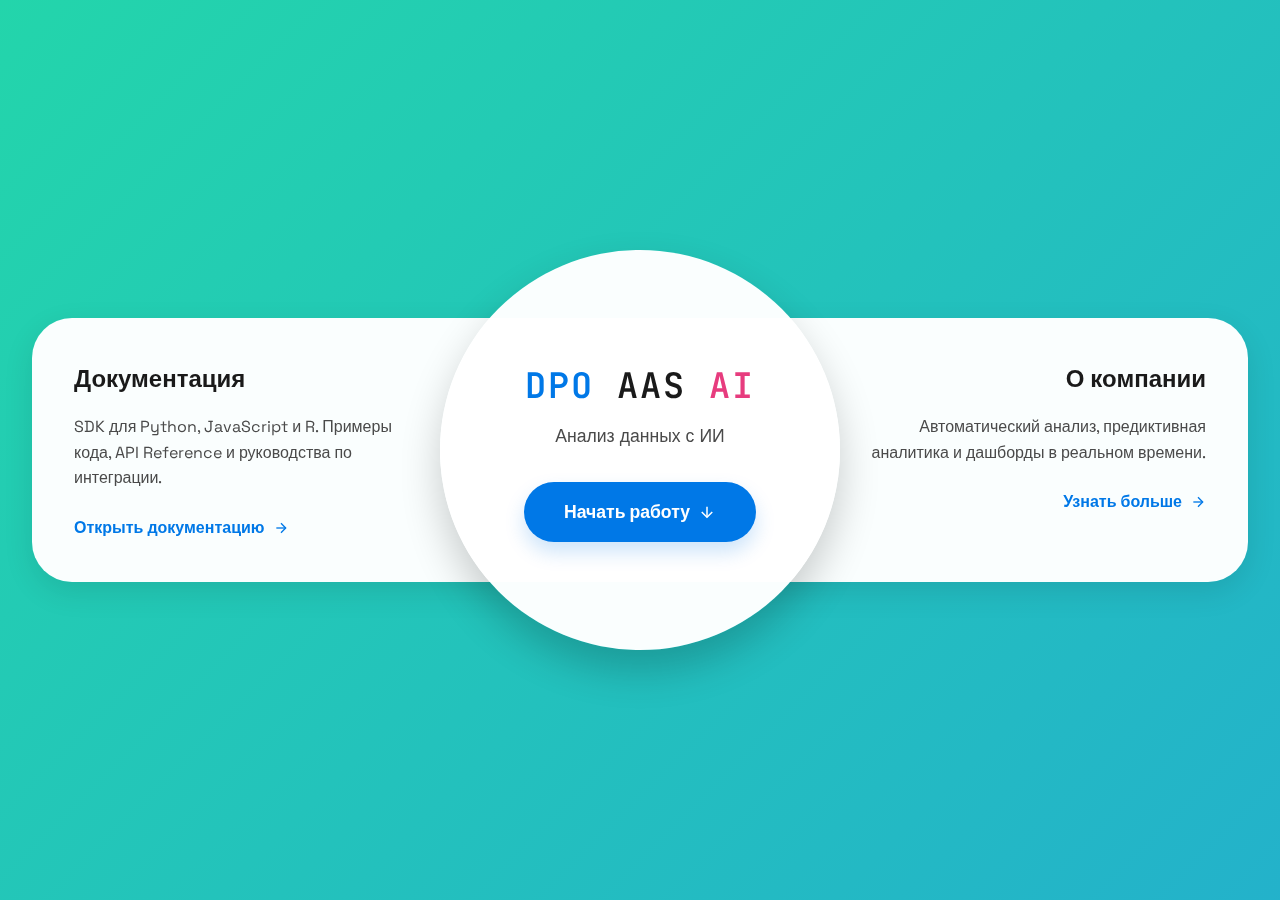
<file: index.html>
<!DOCTYPE html>
<html lang="ru">
<head>
    <meta charset="UTF-8">
    <meta name="viewport" content="width=device-width, initial-scale=1.0, viewport-fit=cover">
    <title>DPO-AAS-AI — Анализ данных с искусственным интеллектом</title>
    
    <link rel="preconnect" href="https://fonts.googleapis.com">
    <link rel="preconnect" href="https://fonts.gstatic.com" crossorigin>
    <link href="https://fonts.googleapis.com/css2?family=Space+Grotesk:wght@300;400;500;600;700&family=JetBrains+Mono:wght@400;500&display=swap" rel="stylesheet">
    
    <link rel="stylesheet" href="css/style.css">
</head>
<body>

    <div class="page-container">
        
        <!-- ГЕРОЙ СЕКЦИЯ -->
        <section class="hero-section">
            
            <!-- Основной монолит -->
            <div class="monolith">
                
                <!-- Плашки -->
                <div class="planks-container">
                    
                    <!-- Левая плашка -->
                    <div class="plank-left-wrapper">
                        <div class="plank plank-left">
                            <div class="plank-content">
                                <h3 class="plank-title">Документация</h3>
                                <p class="plank-text">SDK для Python, JavaScript и R. Примеры кода, API Reference и руководства по интеграции.</p>
                                <a href="#" class="plank-link">
                                    <span>Открыть документацию</span>
                                    <svg width="16" height="16" viewBox="0 0 24 24" fill="none" stroke="currentColor" stroke-width="2">
                                        <line x1="5" y1="12" x2="19" y2="12"></line>
                                        <polyline points="12 5 19 12 12 19"></polyline>
                                    </svg>
                                </a>
                            </div>
                        </div>
                    </div>
                    
                    <!-- Правая плашка -->
                    <div class="plank-right-wrapper">
                        <div class="plank plank-right">
                            <div class="plank-content">
                                <h3 class="plank-title">О компании</h3>
                                <p class="plank-text">Автоматический анализ, предиктивная аналитика и дашборды в реальном времени.</p>
                                <a href="faq.html" class="plank-link">
                                    <span>Узнать больше</span>
                                    <svg width="16" height="16" viewBox="0 0 24 24" fill="none" stroke="currentColor" stroke-width="2">
                                        <line x1="5" y1="12" x2="19" y2="12"></line>
                                        <polyline points="12 5 19 12 12 19"></polyline>
                                    </svg>
                                </a>
                            </div>
                        </div>
                    </div>
                    
                </div>
                
                <!-- Круг поверх плашек -->
                <div class="circle-overlay">
                    <a href="profile.html" class="hero-circle">
                        <div class="circle-content">
                            <div class="circle-logo">
                                <span class="logo-dpo">DPO</span>
                                <span class="logo-aas">AAS</span>
                                <span class="logo-ai">AI</span>
                            </div>
                            <p class="circle-tagline">Анализ данных с ИИ</p>
                            <div class="circle-cta">
                                <span>Начать работу</span>
                                <svg width="18" height="18" viewBox="0 0 24 24" fill="none" stroke="currentColor" stroke-width="2">
                                    <line x1="12" y1="5" x2="12" y2="19"></line>
                                    <polyline points="19 12 12 19 5 12"></polyline>
                                </svg>
                            </div>
                        </div>
                    </a>
                </div>
                
            </div>
            
        </section>
        
    </div>

    <script src="js/main.js"></script>
</body>
</html>
</file>
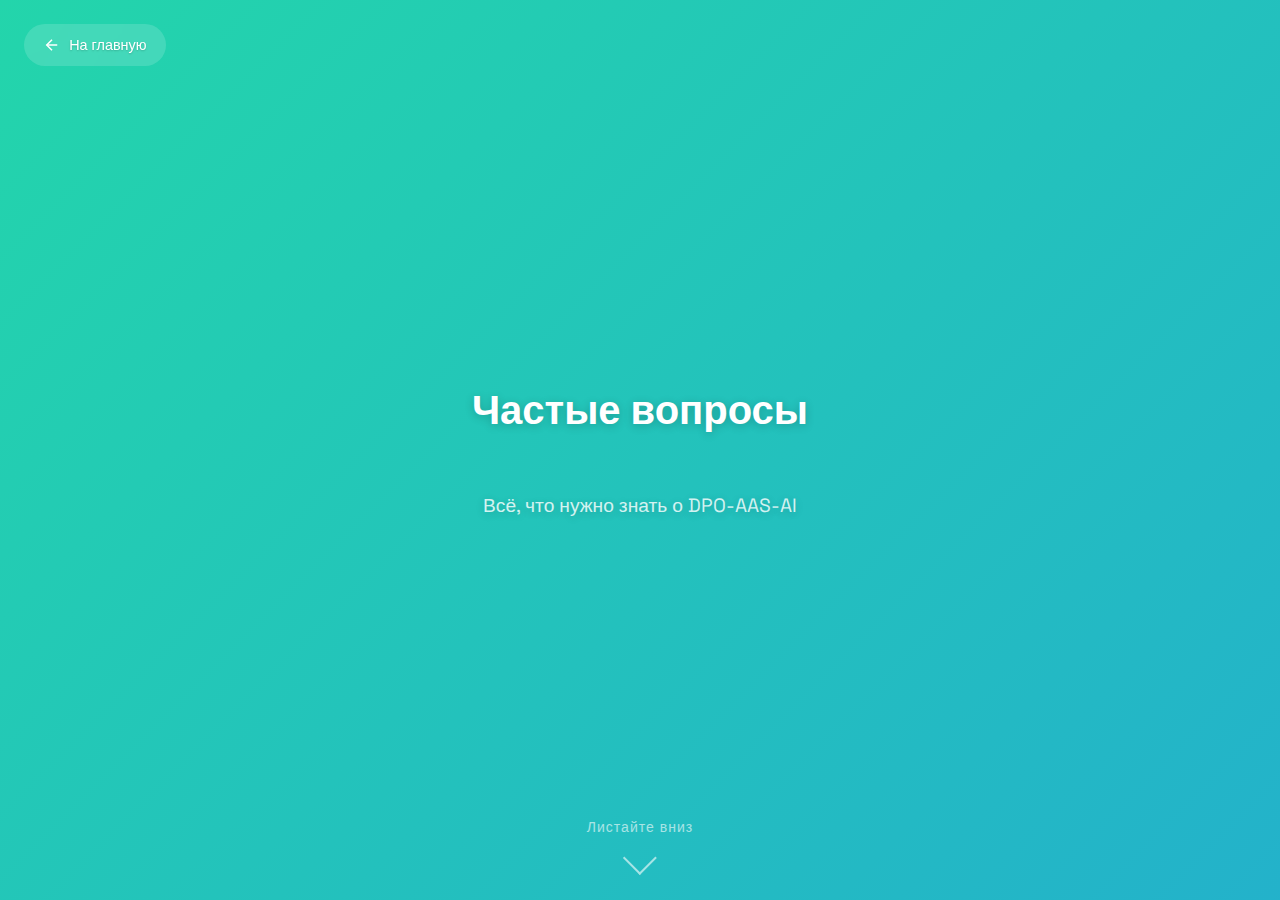
<file: faq.html>
<!DOCTYPE html>
<html lang="ru">
<head>
    <meta charset="UTF-8">
    <meta name="viewport" content="width=device-width, initial-scale=1.0, viewport-fit=cover">
    <title>DPO-AAS-AI — Частые вопросы</title>
    
    <link rel="preconnect" href="https://fonts.googleapis.com">
    <link rel="preconnect" href="https://fonts.gstatic.com" crossorigin>
    <link href="https://fonts.googleapis.com/css2?family=Space+Grotesk:wght@300;400;500;600;700&family=JetBrains+Mono:wght@400;500&display=swap" rel="stylesheet">
    
    <link rel="stylesheet" href="css/style.css">
</head>
<body>

    <div class="scroll-container">
        
        <!-- Кнопка назад -->
        <header class="faq-header">
            <a href="index.html" class="back-link">
                <svg width="18" height="18" viewBox="0 0 24 24" fill="none" stroke="currentColor" stroke-width="2">
                    <line x1="19" y1="12" x2="5" y2="12"></line>
                    <polyline points="12 19 5 12 12 5"></polyline>
                </svg>
                <span>На главную</span>
            </a>
        </header>
        
        <!-- ========== СЕКЦИЯ 1: ЗАГОЛОВОК ========== -->
        <section class="section faq-hero-section">
            <div class="section-content">
                <h1 class="page-title">Частые вопросы</h1>
                <p class="page-subtitle">Всё, что нужно знать о DPO-AAS-AI</p>
            </div>
            
            <div class="scroll-indicator">
                <span>Листайте вниз</span>
                <div class="arrow-down"></div>
            </div>
        </section>

        <!-- ========== СЕКЦИЯ 2: ВОПРОСЫ 1-3 ========== -->
        <section class="section faq-section">
            <div class="section-content">
                <h2 class="section-title">Начало работы</h2>
                <div class="faq-list">
                    <div class="faq-item">
                        <h3 class="faq-question">Какие форматы данных поддерживаются?</h3>
                        <p class="faq-answer">CSV, Excel, JSON, Parquet, а также прямые подключения к PostgreSQL, MySQL, ClickHouse, MongoDB и 50+ другим источникам данных.</p>
                    </div>
                    <div class="faq-item">
                        <h3 class="faq-question">Нужно ли обучать модель?</h3>
                        <p class="faq-answer">Нет, наш ИИ работает сразу "из коробки". Он автоматически адаптируется под структуру ваших данных и типы показателей.</p>
                    </div>
                    <div class="faq-item">
                        <h3 class="faq-question">Можно ли попробовать бесплатно?</h3>
                        <p class="faq-answer">Да, у нас есть бесплатный тариф на 100 000 строк в месяц без ограничения по времени использования. Также доступен пробный период 14 дней для платных тарифов.</p>
                    </div>
                </div>
            </div>
        </section>

        <!-- ========== СЕКЦИЯ 3: ВОПРОСЫ 4-6 ========== -->
        <section class="section faq-section">
            <div class="section-content">
                <h2 class="section-title">Безопасность и интеграции</h2>
                <div class="faq-list">
                    <div class="faq-item">
                        <h3 class="faq-question">Как обеспечивается безопасность данных?</h3>
                        <p class="faq-answer">Шифрование AES-256, SSL/TLS для передачи данных, двухфакторная аутентификация, ролевая модель доступа и полный аудит действий пользователей.</p>
                    </div>
                    <div class="faq-item">
                        <h3 class="faq-question">Можно ли развернуть на собственных серверах?</h3>
                        <p class="faq-answer">Да, для Enterprise-тарифа доступен On-premise вариант развертывания. Мы предоставляем Docker-образы и полную поддержку инсталляции.</p>
                    </div>
                    <div class="faq-item">
                        <h3 class="faq-question">Какие интеграции доступны?</h3>
                        <p class="faq-answer">Более 50 интеграций: PostgreSQL, MySQL, ClickHouse, MongoDB, BigQuery, Snowflake, Google Analytics, Яндекс.Метрика, Amplitude, Mixpanel и многие другие.</p>
                    </div>
                </div>
            </div>
        </section>

        <!-- ========== СЕКЦИЯ 4: ТАРИФЫ ========== -->
        <section class="section faq-section">
            <div class="section-content">
                <h2 class="section-title">Тарифы и оплата</h2>
                <div class="faq-list">
                    <div class="faq-item">
                        <h3 class="faq-question">Какие тарифы доступны?</h3>
                        <p class="faq-answer">Стартовый (бесплатный), Бизнес (1 999 ₽/мес) и Enterprise (индивидуально). Каждый тариф включает разные объёмы данных и функционал.</p>
                    </div>
                    <div class="faq-item">
                        <h3 class="faq-question">Можно ли сменить тариф?</h3>
                        <p class="faq-answer">Да, вы можете перейти на более высокий тариф в любой момент. При понижении тарифа изменения вступят в силу в следующем расчётном периоде.</p>
                    </div>
                    <div class="faq-item">
                        <h3 class="faq-question">Какие способы оплаты доступны?</h3>
                        <p class="faq-answer">Банковские карты, расчётный счёт для юрлиц, СБП. Для Enterprise-клиентов возможна безналичная оплата по договору.</p>
                    </div>
                </div>
            </div>
        </section>

        <!-- ========== СЕКЦИЯ 5: КОНТАКТЫ ========== -->
        <section class="section contacts-section">
            <div class="section-content">
                <h2 class="section-title">Контакты</h2>
                
                <div class="contacts-grid">
                    <div class="contact-card">
                        <div class="contact-icon">
                            <svg width="24" height="24" viewBox="0 0 24 24" fill="none" stroke="currentColor" stroke-width="2">
                                <path d="M4 4h16c1.1 0 2 .9 2 2v12c0 1.1-.9 2-2 2H4c-1.1 0-2-.9-2-2V6c0-1.1.9-2 2-2z"></path>
                                <polyline points="22,6 12,13 2,6"></polyline>
                            </svg>
                        </div>
                        <h3 class="contact-title">Email</h3>
                        <a href="mailto:hello@dpoaas.ai" class="contact-link">hello@dpoaas.ai</a>
                        <p class="contact-text">Ответим в течение 24 часов</p>
                    </div>
                    
                    <div class="contact-card">
                        <div class="contact-icon">
                            <svg width="24" height="24" viewBox="0 0 24 24" fill="none" stroke="currentColor" stroke-width="2">
                                <path d="M22 16.92v3a2 2 0 0 1-2.18 2 19.79 19.79 0 0 1-8.63-3.07 19.5 19.5 0 0 1-6-6 19.79 19.79 0 0 1-3.07-8.67A2 2 0 0 1 4.11 2h3a2 2 0 0 1 2 1.72 12.84 12.84 0 0 0 .7 2.81 2 2 0 0 1-.45 2.11L8.09 9.91a16 16 0 0 0 6 6l1.27-1.27a2 2 0 0 1 2.11-.45 12.84 12.84 0 0 0 2.81.7A2 2 0 0 1 22 16.92z"></path>
                            </svg>
                        </div>
                        <h3 class="contact-title">Телефон</h3>
                        <a href="tel:+79991234567" class="contact-link">+7 (999) 123-45-67</a>
                        <p class="contact-text">Пн-Пт с 10:00 до 19:00 МСК</p>
                    </div>
                    
                    <div class="contact-card">
                        <div class="contact-icon">
                            <svg width="24" height="24" viewBox="0 0 24 24" fill="none" stroke="currentColor" stroke-width="2">
                                <circle cx="12" cy="12" r="10"></circle>
                                <polyline points="12 6 12 12 16 14"></polyline>
                            </svg>
                        </div>
                        <h3 class="contact-title">Поддержка</h3>
                        <a href="mailto:support@dpoaas.ai" class="contact-link">support@dpoaas.ai</a>
                        <p class="contact-text">Технические вопросы</p>
                    </div>
                </div>
                
                <div class="social-links">
                    <a href="#" class="social-link">Telegram</a>
                    <a href="https://github.com/Koz0chka/DPO-AAS-Front" target="_blank" class="social-link">GitHub</a>
                    <a href="#" class="social-link">VK</a>
                </div>
                
            </div>
        </section>

        <!-- ========== СЕКЦИЯ 6: ФУТЕР ========== -->
        <section class="section footer-section">
            <div class="section-content">
                <footer class="footer-card">
                    <div class="footer-content">
                        <div class="footer-logo">
                            <span class="logo-dpo">DPO</span>
                            <span class="logo-aas">AAS</span>
                            <span class="logo-ai">AI</span>
                        </div>
                        <p class="footer-copyright">
                            © 2026 DPO-AAS-AI. Все права защищены.
                        </p>
                        <div class="footer-links">
                            <a href="index.html" class="footer-link">Главная</a>
                            <a href="profile.html" class="footer-link">Проекты</a>
                            <a href="faq.html" class="footer-link">FAQ</a>
                        </div>
                    </div>
                </footer>
            </div>
        </section>

    </div>

    <script src="js/main.js"></script>
</body>
</html>
</file>
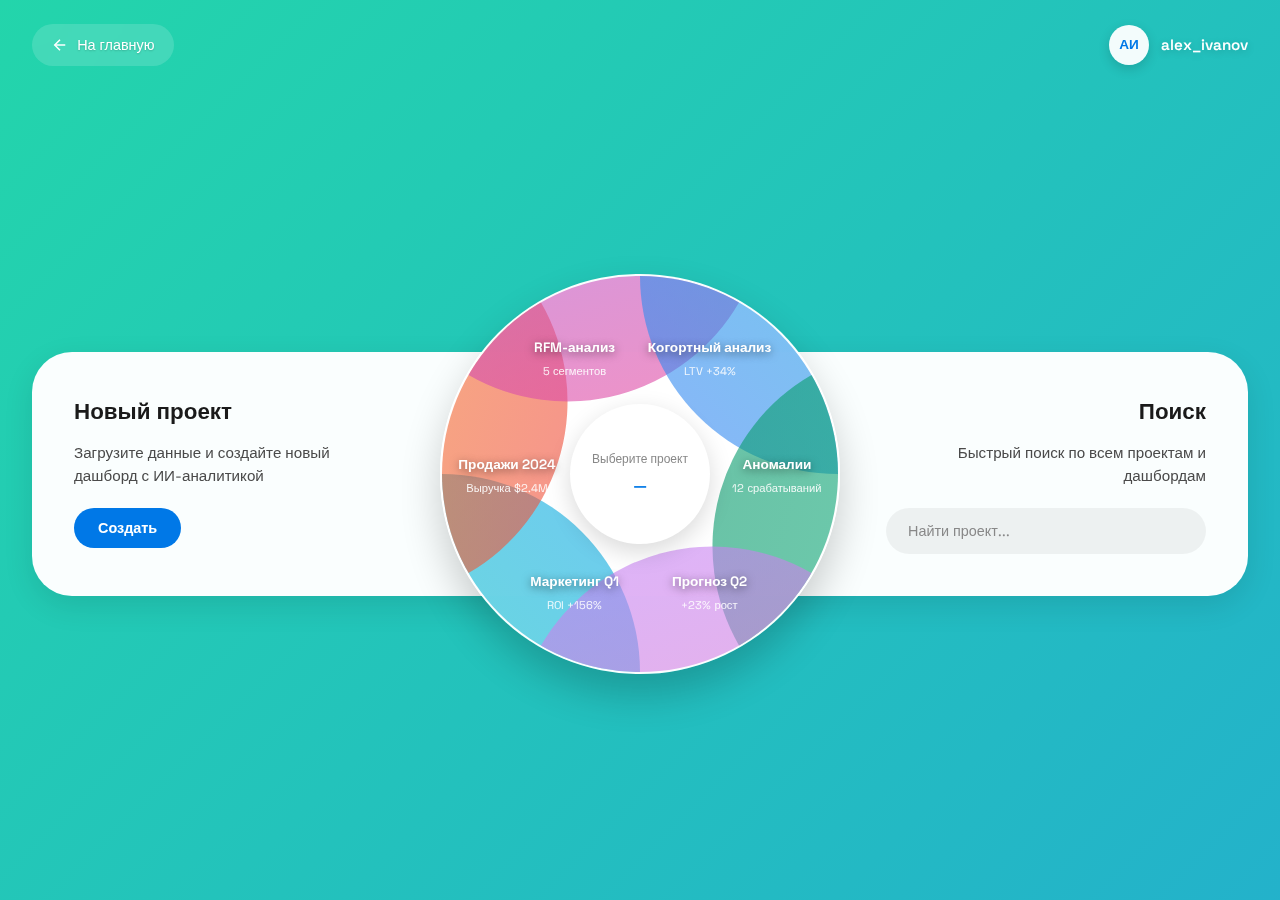
<file: profile.html>
<!DOCTYPE html>
<html lang="ru">
<head>
    <meta charset="UTF-8">
    <meta name="viewport" content="width=device-width, initial-scale=1.0, viewport-fit=cover">
    <title>DPO-AAS-AI — Выбор проекта</title>
    
    <link rel="preconnect" href="https://fonts.googleapis.com">
    <link rel="preconnect" href="https://fonts.gstatic.com" crossorigin>
    <link href="https://fonts.googleapis.com/css2?family=Space+Grotesk:wght@300;400;500;600;700&family=JetBrains+Mono:wght@400;500&display=swap" rel="stylesheet">
    
    <link rel="stylesheet" href="css/style.css">
    <link rel="stylesheet" href="css/profile.css">
</head>
<body>

    <div class="page-container profile-page">
        
        <!-- Шапка профиля -->
        <header class="profile-header">
            <a href="index.html" class="back-link">
                <svg width="18" height="18" viewBox="0 0 24 24" fill="none" stroke="currentColor" stroke-width="2">
                    <line x1="19" y1="12" x2="5" y2="12"></line>
                    <polyline points="12 19 5 12 12 5"></polyline>
                </svg>
                <span>На главную</span>
            </a>
            <div class="user-info">
                <div class="user-avatar">АИ</div>
                <span class="user-name">alex_ivanov</span>
            </div>
        </header>
        
        <!-- Основной контент -->
        <main class="profile-content">
            
            <div class="profile-monolith">
                
                <!-- Плашки -->
                <div class="profile-planks">
                    
                    <!-- Левая плашка -->
                    <div class="profile-plank profile-plank-left">
                        <div class="profile-plank-content">
                            <h3 class="profile-plank-title">Новый проект</h3>
                            <p class="profile-plank-text">Загрузите данные и создайте новый дашборд с ИИ-аналитикой</p>
                            <button class="profile-plank-btn" id="newProjectBtn">Создать</button>
                        </div>
                    </div>
                    
                    <!-- Правая плашка -->
                    <div class="profile-plank profile-plank-right">
                        <div class="profile-plank-content">
                            <h3 class="profile-plank-title">Поиск</h3>
                            <p class="profile-plank-text">Быстрый поиск по всем проектам и дашбордам</p>
                            <div class="search-box">
                                <input type="text" placeholder="Найти проект..." class="search-input" id="searchInput">
                            </div>
                        </div>
                    </div>
                    
                </div>
                
                <!-- Навигационный круг -->
                <div class="wheel-container">
                    <div class="wheel" id="projectWheel">
                        <!-- Сектора проектов -->
                        <div class="wheel-center">
                            <div class="wheel-center-inner">
                                <span class="wheel-label">Выберите проект</span>
                                <span class="wheel-selected" id="wheelSelected">—</span>
                            </div>
                        </div>
                    </div>
                </div>
                
            </div>
            
        </main>
        
    </div>

    <script src="js/main.js"></script>
    <script src="js/profile.js"></script>
</body>
</html>
</file>
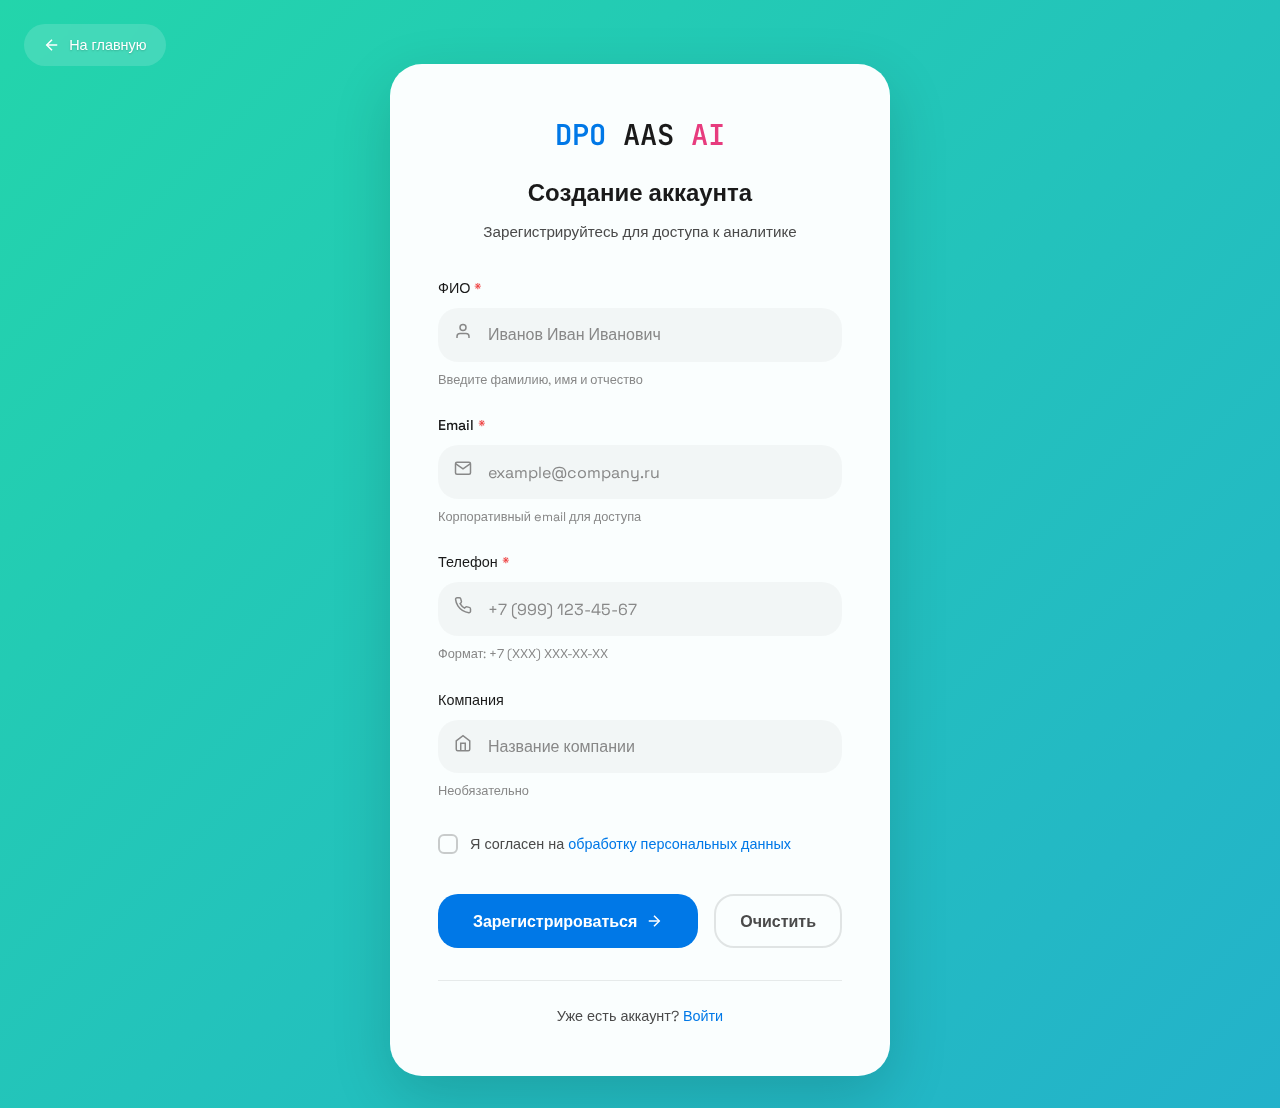
<file: register.html>
<!DOCTYPE html>
<html lang="ru">
<head>
    <meta charset="UTF-8">
    <meta name="viewport" content="width=device-width, initial-scale=1.0, viewport-fit=cover">
    <title>DPO-AAS-AI — Регистрация</title>
    
    <link rel="preconnect" href="https://fonts.googleapis.com">
    <link rel="preconnect" href="https://fonts.gstatic.com" crossorigin>
    <link href="https://fonts.googleapis.com/css2?family=Space+Grotesk:wght@300;400;500;600;700&family=JetBrains+Mono:wght@400;500&display=swap" rel="stylesheet">
    
    <link rel="stylesheet" href="css/style.css">
    <link rel="stylesheet" href="css/register.css">
</head>
<body>

    <div class="page-container register-page">
        
        <!-- Шапка -->
        <header class="register-header">
            <a href="index.html" class="back-link">
                <svg width="18" height="18" viewBox="0 0 24 24" fill="none" stroke="currentColor" stroke-width="2">
                    <line x1="19" y1="12" x2="5" y2="12"></line>
                    <polyline points="12 19 5 12 12 5"></polyline>
                </svg>
                <span>На главную</span>
            </a>
        </header>
        
        <!-- Основной контент -->
        <main class="register-content">
            
            <div class="register-card">
                <div class="register-header-inner">
                    <div class="register-logo">
                        <span class="logo-dpo">DPO</span>
                        <span class="logo-aas">AAS</span>
                        <span class="logo-ai">AI</span>
                    </div>
                    <h1 class="register-title">Создание аккаунта</h1>
                    <p class="register-subtitle">Зарегистрируйтесь для доступа к аналитике</p>
                </div>
                
                <form id="registerForm" class="register-form">
                    
                    <!-- ФИО -->
                    <div class="form-field">
                        <label class="form-label" for="fullname">
                            ФИО <span class="required">*</span>
                        </label>
                        <div class="form-input-wrapper">
                            <input 
                                type="text" 
                                id="fullname" 
                                name="fullname" 
                                class="form-input" 
                                placeholder="Иванов Иван Иванович"
                                autocomplete="name"
                            >
                            <span class="form-icon">
                                <svg width="18" height="18" viewBox="0 0 24 24" fill="none" stroke="currentColor" stroke-width="2">
                                    <path d="M20 21v-2a4 4 0 0 0-4-4H8a4 4 0 0 0-4 4v2"></path>
                                    <circle cx="12" cy="7" r="4"></circle>
                                </svg>
                            </span>
                        </div>
                        <p class="form-help" id="fullnameHelp">Введите фамилию, имя и отчество</p>
                    </div>
                    
                    <!-- Email -->
                    <div class="form-field">
                        <label class="form-label" for="email">
                            Email <span class="required">*</span>
                        </label>
                        <div class="form-input-wrapper">
                            <input 
                                type="email" 
                                id="email" 
                                name="email" 
                                class="form-input" 
                                placeholder="example@company.ru"
                                autocomplete="email"
                            >
                            <span class="form-icon">
                                <svg width="18" height="18" viewBox="0 0 24 24" fill="none" stroke="currentColor" stroke-width="2">
                                    <path d="M4 4h16c1.1 0 2 .9 2 2v12c0 1.1-.9 2-2 2H4c-1.1 0-2-.9-2-2V6c0-1.1.9-2 2-2z"></path>
                                    <polyline points="22,6 12,13 2,6"></polyline>
                                </svg>
                            </span>
                        </div>
                        <p class="form-help" id="emailHelp">Корпоративный email для доступа</p>
                    </div>
                    
                    <!-- Телефон -->
                    <div class="form-field">
                        <label class="form-label" for="phone">
                            Телефон <span class="required">*</span>
                        </label>
                        <div class="form-input-wrapper">
                            <input 
                                type="tel" 
                                id="phone" 
                                name="phone" 
                                class="form-input" 
                                placeholder="+7 (999) 123-45-67"
                                autocomplete="tel"
                            >
                            <span class="form-icon">
                                <svg width="18" height="18" viewBox="0 0 24 24" fill="none" stroke="currentColor" stroke-width="2">
                                    <path d="M22 16.92v3a2 2 0 0 1-2.18 2 19.79 19.79 0 0 1-8.63-3.07 19.5 19.5 0 0 1-6-6 19.79 19.79 0 0 1-3.07-8.67A2 2 0 0 1 4.11 2h3a2 2 0 0 1 2 1.72 12.84 12.84 0 0 0 .7 2.81 2 2 0 0 1-.45 2.11L8.09 9.91a16 16 0 0 0 6 6l1.27-1.27a2 2 0 0 1 2.11-.45 12.84 12.84 0 0 0 2.81.7A2 2 0 0 1 22 16.92z"></path>
                                </svg>
                            </span>
                        </div>
                        <p class="form-help" id="phoneHelp">Формат: +7 (XXX) XXX-XX-XX</p>
                    </div>
                    
                    <!-- Компания -->
                    <div class="form-field">
                        <label class="form-label" for="company">
                            Компания
                        </label>
                        <div class="form-input-wrapper">
                            <input 
                                type="text" 
                                id="company" 
                                name="company" 
                                class="form-input" 
                                placeholder="Название компании"
                                autocomplete="organization"
                            >
                            <span class="form-icon">
                                <svg width="18" height="18" viewBox="0 0 24 24" fill="none" stroke="currentColor" stroke-width="2">
                                    <path d="M3 9l9-7 9 7v11a2 2 0 0 1-2 2H5a2 2 0 0 1-2-2z"></path>
                                    <polyline points="9 22 9 12 15 12 15 22"></polyline>
                                </svg>
                            </span>
                        </div>
                        <p class="form-help" id="companyHelp">Необязательно</p>
                    </div>
                    
                    <!-- Согласие на обработку данных -->
                    <div class="form-field form-checkbox-field">
                        <label class="form-checkbox">
                            <input type="checkbox" id="agreement" name="agreement">
                            <span class="checkbox-mark"></span>
                            <span class="checkbox-label">
                                Я согласен на <a href="#" class="form-link">обработку персональных данных</a>
                            </span>
                        </label>
                    </div>
                    
                    <!-- Кнопки -->
                    <div class="form-actions">
                        <button type="submit" class="form-btn form-btn-primary">
                            <span>Зарегистрироваться</span>
                            <svg width="18" height="18" viewBox="0 0 24 24" fill="none" stroke="currentColor" stroke-width="2">
                                <line x1="5" y1="12" x2="19" y2="12"></line>
                                <polyline points="12 5 19 12 12 19"></polyline>
                            </svg>
                        </button>
                        <button type="reset" class="form-btn form-btn-secondary">
                            Очистить
                        </button>
                    </div>
                    
                </form>
                
                <div class="register-footer">
                    <p>Уже есть аккаунт? <a href="profile.html" class="form-link">Войти</a></p>
                </div>
                
            </div>
            
        </main>
        
    </div>

    <script src="js/main.js"></script>
    <script src="js/validation.js"></script>
    <script src="js/consoleLogger.js"></script>
</body>
</html>
</file>
<file: css/style.css>
/* ========== ОСНОВНЫЕ НАСТРОЙКИ ========== */
:root {
    --bg-primary: #ffffff;
    --bg-secondary: #f8fafc;
    --bg-card: rgba(255, 255, 255, 0.98);
    --bg-card-hover: rgba(255, 255, 255, 1);
    
    --text-primary: #1a1a1a;
    --text-secondary: #4a4a4a;
    --text-muted: #888888;
    
    --accent-primary: #0078e7;
    --accent-secondary: #4da6ff;
    --accent-success: #10b981;
    --accent-warning: #f59e0b;
    --accent-danger: #ef4444;
    
    --border-color: rgba(0, 0, 0, 0.08);
    --border-hover: #4da6ff;
    
    --shadow-sm: 0 4px 12px rgba(0, 0, 0, 0.08);
    --shadow-md: 0 10px 30px rgba(0, 0, 0, 0.1);
    --shadow-lg: 0 20px 40px rgba(0, 0, 0, 0.15);
    
    --radius-sm: 12px;
    --radius-md: 20px;
    --radius-lg: 32px;
    --radius-full: 9999px;
    
    --transition-fast: 0.15s ease;
    --transition-normal: 0.25s ease;
    --transition-slow: 0.4s ease;
}

* {
    margin: 0;
    padding: 0;
    box-sizing: border-box;
}

html {
    scroll-behavior: smooth;
}

body {
    font-family: 'Space Grotesk', -apple-system, BlinkMacSystemFont, sans-serif;
    line-height: 1.6;
    color: var(--text-primary);
    background: linear-gradient(-45deg, #ee7752, #e73c7e, #23a6d5, #23d5ab);
    background-size: 400% 400%;
    animation: gradientBG 15s ease infinite;
    min-height: 100vh;
    overflow-x: hidden;
}

@keyframes gradientBG {
    0% { background-position: 0% 50%; }
    50% { background-position: 100% 50%; }
    100% { background-position: 0% 50%; }
}

/* ========== КОНТЕЙНЕР СТРАНИЦЫ ========== */
.page-container {
    position: relative;
    min-height: 100vh;
    z-index: 1;
}

/* ========== ГЕРОЙ СЕКЦИЯ ========== */
.hero-section {
    min-height: 100vh;
    display: flex;
    flex-direction: column;
    align-items: center;
    justify-content: center;
    padding: 2rem;
    position: relative;
}

/* ========== МОНОЛИТ: КРУГ + ПЛАШКИ (из оригинала) ========== */
.monolith {
    position: relative;
    width: 100%;
    max-width: 1400px;
    margin: 0 auto;
    min-height: 500px;
    display: flex;
    justify-content: center;
    align-items: center;
}

/* Контейнер для плашек - соединены */
.planks-container {
    display: flex;
    width: 100%;
    gap: 0;
    background: transparent;
    position: relative;
}

/* Общие стили для плашек */
.plank {
    background: rgba(255, 255, 255, 0.98);
    backdrop-filter: blur(5px);
    -webkit-backdrop-filter: blur(5px);
    padding: 2.5rem 0;
    box-shadow: 0 10px 30px rgba(0, 0, 0, 0.1);
    border: 2px solid transparent;
    transition: border-color 0.2s ease, box-shadow 0.2s ease;
    height: 100%;
    display: flex;
}

/* ===== ЛЕВАЯ ПЛАШКА ===== */
.plank-left-wrapper {
    flex: 1;
    display: flex;
    justify-content: flex-start;
}

.plank-left {
    border-radius: 40px 0 0 40px;
    padding-left: 40px;
    padding-right: 60px;
    width: 100%;
    justify-content: flex-start;
}

.plank-left .plank-content {
    width: 100%;
    max-width: 350px;
    margin-left: 0;
    margin-right: 0;
    text-align: left;
}

/* ===== ПРАВАЯ ПЛАШКА ===== */
.plank-right-wrapper {
    flex: 1;
    display: flex;
    justify-content: flex-end;
}

.plank-right {
    border-radius: 0 40px 40px 0;
    padding-right: 40px;
    padding-left: 60px;
    width: 100%;
    justify-content: flex-end;
}

.plank-right .plank-content {
    width: 100%;
    max-width: 350px;
    margin-right: 0;
    margin-left: 0;
    text-align: right;
}

/* Текстовые элементы плашек */
.plank-title {
    font-size: 1.5rem;
    margin-bottom: 1rem;
    color: var(--text-primary);
    font-weight: 600;
}

.plank-text {
    color: var(--text-secondary);
    margin-bottom: 1.5rem;
    font-size: 1rem;
    line-height: 1.6;
}

.plank-link {
    color: var(--accent-primary);
    text-decoration: none;
    font-weight: 600;
    transition: color 0.2s;
    display: inline-flex;
    align-items: center;
    gap: 0.5rem;
}

.plank-link:hover {
    color: #005bb5;
    text-decoration: underline;
}

.plank-link svg {
    transition: transform 0.2s;
}

.plank-link:hover svg {
    transform: translateX(4px);
}

/* ========== КРУГ ПОВЕРХ ПЛАШЕК ========== */
.circle-overlay {
    position: absolute;
    top: 50%;
    left: 50%;
    transform: translate(-50%, -50%);
    z-index: 10;
    pointer-events: auto;
}

.hero-circle {
    width: 400px;
    height: 400px;
    background: rgba(255, 255, 255, 0.98);
    border-radius: 50%;
    display: flex;
    flex-direction: column;
    justify-content: center;
    align-items: center;
    text-align: center;
    box-shadow: 0 20px 40px rgba(0, 0, 0, 0.2);
    border: 2px solid transparent;
    transition: border-color 0.2s ease, box-shadow 0.2s ease;
    text-decoration: none;
    color: inherit;
}

.hero-circle:hover {
    border-color: var(--border-hover);
    box-shadow: 0 20px 40px rgba(77, 166, 255, 0.25);
}

.circle-content {
    padding: 2rem;
}

.circle-logo {
    font-family: 'JetBrains Mono', monospace;
    font-size: 2.2rem;
    font-weight: 600;
    letter-spacing: 2px;
    margin-bottom: 0.5rem;
}

.logo-dpo { color: var(--accent-primary); }
.logo-aas { color: var(--text-primary); }
.logo-ai { color: #e73c7e; }

.circle-tagline {
    font-size: 1.1rem;
    color: var(--text-secondary);
    margin-bottom: 2rem;
}

.circle-cta {
    display: inline-flex;
    align-items: center;
    gap: 0.5rem;
    background: var(--accent-primary);
    color: white;
    padding: 1rem 2.5rem;
    border-radius: var(--radius-full);
    font-weight: 600;
    font-size: 1.1rem;
    transition: all 0.2s ease;
    box-shadow: 0 10px 20px rgba(0, 120, 231, 0.2);
}

.hero-circle:hover .circle-cta {
    background: #005bb5;
    box-shadow: 0 10px 20px rgba(0, 120, 231, 0.3);
    transform: translateY(-2px);
}

/* ========== ПОДСКАЗКА ========== */
.hint {
    position: absolute;
    bottom: 3rem;
    left: 50%;
    transform: translateX(-50%);
    color: white;
    text-align: center;
    z-index: 10;
    opacity: 0.7;
    transition: opacity 0.2s;
}

.hint span {
    display: block;
    margin-bottom: 10px;
    font-size: 14px;
    letter-spacing: 1px;
    text-shadow: 0 2px 8px rgba(0, 0, 0, 0.3);
}

.hint-arrow {
    width: 24px;
    height: 24px;
    margin: 0 auto;
    border-left: 2px solid white;
    border-bottom: 2px solid white;
    transform: rotate(-45deg);
    animation: hint-bounce 2s infinite;
}

@keyframes hint-bounce {
    0%, 100% { transform: rotate(-45deg) translateY(0); }
    50% { transform: rotate(-45deg) translateY(8px); }
}

/* ========== ССЫЛКА НАЗАД ========== */
.back-link {
    display: inline-flex;
    align-items: center;
    gap: 0.5rem;
    color: white;
    text-decoration: none;
    font-size: 0.9rem;
    font-weight: 500;
    padding: 0.6rem 1.2rem;
    border-radius: var(--radius-full);
    background: rgba(255, 255, 255, 0.15);
    backdrop-filter: blur(10px);
    -webkit-backdrop-filter: blur(10px);
    transition: all 0.2s;
    text-shadow: 0 1px 2px rgba(0, 0, 0, 0.2);
}

.back-link:hover {
    background: rgba(255, 255, 255, 0.25);
}

/* ========== FAQ СТРАНИЦА ========== */
.faq-page {
    padding-top: 5rem;
}

.faq-content {
    max-width: 800px;
    margin: 0 auto;
    padding: 2rem;
}

.page-header {
    position: fixed;
    top: 1.5rem;
    left: 1.5rem;
    z-index: 100;
}

.page-title {
    font-size: 2.5rem;
    font-weight: 600;
    margin-bottom: 3rem;
    text-align: center;
    color: white;
    text-shadow: 0 2px 10px rgba(0, 0, 0, 0.2);
}

.faq-list {
    display: flex;
    flex-direction: column;
    gap: 1rem;
}

.faq-item {
    background: rgba(255, 255, 255, 0.98);
    backdrop-filter: blur(5px);
    -webkit-backdrop-filter: blur(5px);
    border-radius: var(--radius-md);
    overflow: hidden;
    box-shadow: 0 4px 12px rgba(0, 0, 0, 0.08);
    transition: all 0.2s;
}

.faq-item:hover {
    box-shadow: 0 8px 24px rgba(0, 0, 0, 0.12);
}

.faq-item[open] {
    box-shadow: 0 8px 24px rgba(77, 166, 255, 0.15);
}

.faq-question {
    display: flex;
    align-items: center;
    justify-content: space-between;
    padding: 1.25rem 1.5rem;
    cursor: pointer;
    list-style: none;
    font-weight: 600;
    color: var(--text-primary);
}

.faq-question::-webkit-details-marker {
    display: none;
}

.faq-question svg {
    transition: transform 0.2s;
    color: var(--text-muted);
}

.faq-item[open] .faq-question svg {
    transform: rotate(180deg);
    color: var(--accent-primary);
}

.faq-answer {
    padding: 0 1.5rem 1.5rem;
    color: var(--text-secondary);
    line-height: 1.7;
}

/* ========== 404 СТРАНИЦА ========== */
.error-page .error-content {
    min-height: 100vh;
    display: flex;
    flex-direction: column;
    align-items: center;
    justify-content: center;
    padding: 2rem;
}

.error-code {
    font-family: 'JetBrains Mono', monospace;
    font-size: 8rem;
    font-weight: 700;
    color: white;
    text-shadow: 0 4px 20px rgba(0, 0, 0, 0.2);
    margin-bottom: 2rem;
}

.error-monolith {
    display: flex;
    align-items: center;
    justify-content: center;
    position: relative;
}

.error-planks {
    display: flex;
}

.error-plank {
    background: rgba(255, 255, 255, 0.98);
    backdrop-filter: blur(5px);
    -webkit-backdrop-filter: blur(5px);
    padding: 1.5rem 2rem;
    box-shadow: 0 10px 30px rgba(0, 0, 0, 0.1);
}

.error-plank-left {
    border-radius: 30px 0 0 30px;
    padding-right: 10rem;
}

.error-plank-right {
    border-radius: 0 30px 30px 0;
    padding-left: 10rem;
}

.error-circle {
    width: 150px;
    height: 150px;
    border-radius: 50%;
    background: rgba(255, 255, 255, 0.98);
    box-shadow: 0 20px 40px rgba(0, 0, 0, 0.15);
    display: flex;
    align-items: center;
    justify-content: center;
    text-decoration: none;
    color: var(--text-primary);
    position: absolute;
    left: 50%;
    top: 50%;
    transform: translate(-50%, -50%);
    z-index: 10;
    transition: all 0.2s;
}

.error-circle:hover {
    border-color: var(--border-hover);
    box-shadow: 0 20px 40px rgba(77, 166, 255, 0.25);
}

.error-circle-content {
    text-align: center;
}

.error-circle svg {
    margin-bottom: 0.5rem;
}

.error-circle span {
    display: block;
    font-size: 0.85rem;
    font-weight: 600;
}

/* ========== СТРАНИЦА FAQ ========== */
.faq-page {
    padding-top: 0;
}

/* Контейнер с прилипанием */
.scroll-container {
    height: 100vh;
    overflow-y: scroll;
    scroll-snap-type: y mandatory;
    -webkit-overflow-scrolling: touch;
}

/* Секции */
.section {
    height: 100vh;
    width: 100%;
    scroll-snap-align: start;
    scroll-snap-stop: always;
    position: relative;
    display: flex;
    align-items: center;
    justify-content: center;
    overflow: hidden;
}

.section-content {
    width: 100%;
    max-width: 1000px;
    margin: 0 auto;
    padding: 2rem;
    position: relative;
    z-index: 2;
}

/* Заголовки секций */
.section-title {
    color: white;
    text-align: center;
    margin-bottom: 2.5rem;
    font-size: 2rem;
    font-weight: 600;
    text-shadow: 0 2px 10px rgba(0,0,0,0.3);
}

/* Герой-секция FAQ */
.faq-hero-section {
    display: flex;
    flex-direction: column;
    align-items: center;
    justify-content: center;
}

.page-subtitle {
    color: white;
    font-size: 1.2rem;
    opacity: 0.8;
    text-align: center;
    text-shadow: 0 2px 8px rgba(0,0,0,0.2);
}

/* Индикатор скролла */
.scroll-indicator {
    position: absolute;
    bottom: 30px;
    left: 50%;
    transform: translateX(-50%);
    color: white;
    text-align: center;
    z-index: 10;
    opacity: 0.6;
    transition: opacity 0.2s;
}

.scroll-indicator span {
    display: block;
    margin-bottom: 8px;
    font-size: 14px;
    letter-spacing: 1px;
}

.arrow-down {
    width: 24px;
    height: 24px;
    margin: 0 auto;
    border-left: 2px solid white;
    border-bottom: 2px solid white;
    transform: rotate(-45deg);
    animation: bounce 2s infinite;
}

@keyframes bounce {
    0%, 100% { transform: rotate(-45deg) translateY(0); }
    50% { transform: rotate(-45deg) translateY(8px); }
}

/* FAQ секция */
.faq-section .faq-list {
    display: flex;
    flex-direction: column;
    gap: 1rem;
}

.faq-section .faq-item {
    background: rgba(255, 255, 255, 0.98);
    backdrop-filter: blur(5px);
    -webkit-backdrop-filter: blur(5px);
    border-radius: 20px;
    padding: 1.5rem;
    box-shadow: 0 8px 24px rgba(0, 0, 0, 0.1);
    transition: all 0.2s;
}

.faq-section .faq-item:hover {
    box-shadow: 0 12px 32px rgba(77, 166, 255, 0.15);
    transform: translateY(-2px);
}

.faq-section .faq-question {
    font-size: 1.1rem;
    font-weight: 600;
    color: var(--text-primary);
    margin-bottom: 0.75rem;
}

.faq-section .faq-answer {
    color: var(--text-secondary);
    line-height: 1.6;
}

/* Контакты */
.contacts-section .contacts-grid {
    display: grid;
    grid-template-columns: repeat(3, 1fr);
    gap: 1.5rem;
    margin-bottom: 2rem;
}

.contact-card {
    background: rgba(255, 255, 255, 0.98);
    backdrop-filter: blur(5px);
    -webkit-backdrop-filter: blur(5px);
    border-radius: 20px;
    padding: 2rem;
    text-align: center;
    box-shadow: 0 8px 24px rgba(0, 0, 0, 0.1);
    transition: all 0.2s;
}

.contact-card:hover {
    box-shadow: 0 12px 32px rgba(77, 166, 255, 0.15);
    transform: translateY(-4px);
}

.contact-icon {
    width: 56px;
    height: 56px;
    background: linear-gradient(135deg, var(--accent-primary), var(--accent-secondary));
    border-radius: 50%;
    display: flex;
    align-items: center;
    justify-content: center;
    margin: 0 auto 1rem;
    color: white;
}

.contact-title {
    font-size: 1.1rem;
    font-weight: 600;
    color: var(--text-primary);
    margin-bottom: 0.5rem;
}

.contact-link {
    display: block;
    color: var(--accent-primary);
    text-decoration: none;
    font-size: 1rem;
    font-weight: 500;
    margin-bottom: 0.5rem;
    transition: color 0.2s;
}

.contact-link:hover {
    color: #005bb5;
}

.contact-text {
    font-size: 0.85rem;
    color: var(--text-muted);
}

/* Социальные ссылки */
.social-links {
    display: flex;
    justify-content: center;
    gap: 1rem;
}

.social-link {
    background: rgba(255, 255, 255, 0.95);
    color: var(--text-primary);
    text-decoration: none;
    padding: 0.75rem 1.5rem;
    border-radius: var(--radius-full);
    font-weight: 500;
    font-size: 0.9rem;
    transition: all 0.2s;
    box-shadow: 0 4px 12px rgba(0, 0, 0, 0.1);
}

.social-link:hover {
    background: var(--accent-primary);
    color: white;
    transform: translateY(-2px);
}

/* Футер */
.footer-section .footer-card {
    background: rgba(255, 255, 255, 0.98);
    backdrop-filter: blur(5px);
    -webkit-backdrop-filter: blur(5px);
    border-radius: 30px;
    padding: 2.5rem;
    text-align: center;
    box-shadow: 0 10px 30px rgba(0, 0, 0, 0.1);
    max-width: 600px;
    margin: 0 auto;
}

.footer-section .footer-logo {
    font-family: 'JetBrains Mono', monospace;
    font-size: 1.8rem;
    font-weight: 600;
    margin-bottom: 1rem;
}

.footer-section .logo-dpo { color: var(--accent-primary); }
.footer-section .logo-aas { color: var(--text-primary); }
.footer-section .logo-ai { color: #e73c7e; }

.footer-section .footer-copyright {
    color: var(--text-muted);
    font-size: 0.9rem;
    margin-bottom: 1rem;
}

.footer-section .footer-links {
    display: flex;
    justify-content: center;
    gap: 1.5rem;
}

.footer-section .footer-link {
    color: var(--accent-primary);
    text-decoration: none;
    font-weight: 500;
    transition: color 0.2s;
}

.footer-section .footer-link:hover {
    color: #005bb5;
}

/* Адаптивность для FAQ */
@media (max-width: 768px) {
    .scroll-container {
        scroll-snap-type: none;
        height: auto;
        overflow-y: auto;
    }
    
    .section {
        height: auto;
        min-height: 100vh;
        scroll-snap-align: none;
        padding: 4rem 0;
    }
    
    .section-title {
        font-size: 1.5rem;
        margin-bottom: 1.5rem;
    }
    
    .contacts-section .contacts-grid {
        grid-template-columns: 1fr;
        gap: 1rem;
    }
    
    .contact-card {
        padding: 1.5rem;
    }
    
    .scroll-indicator {
        display: none;
    }
}

/* Шапка FAQ */
.faq-header {
    position: fixed;
    top: 1.5rem;
    left: 1.5rem;
    z-index: 100;
}

/* ========== АДАПТИВНОСТЬ ========== */
@media (max-width: 1200px) {
    .plank-left .plank-content,
    .plank-right .plank-content {
        max-width: 280px;
    }
}

@media (max-width: 1000px) {
    .planks-container {
        flex-direction: column;
        gap: 1rem;
    }
    
    .plank-left-wrapper,
    .plank-right-wrapper {
        justify-content: center;
    }
    
    .plank-left,
    .plank-right {
        border-radius: 40px !important;
        padding: 2rem !important;
        justify-content: center;
    }
    
    .plank-left .plank-content,
    .plank-right .plank-content {
        text-align: center !important;
        margin: 0 auto;
    }
    
    .circle-overlay {
        position: relative;
        transform: translate(-50%, 0);
        margin-top: 2rem;
    }
}

@media (max-width: 768px) {
    .hero-circle {
        width: 280px;
        height: 280px;
    }
    
    .circle-logo {
        font-size: 1.8rem;
    }
    
    .circle-tagline {
        font-size: 1rem;
    }
    
    .circle-cta {
        padding: 0.8rem 2rem;
        font-size: 1rem;
    }
    
    .hint {
        bottom: 2rem;
    }
    
    .page-title {
        font-size: 2rem;
    }
    
    .error-code {
        font-size: 5rem;
    }
    
    .error-planks {
        flex-direction: column;
        gap: 1rem;
    }
    
    .error-plank-left {
        border-radius: 30px 30px 0 0;
    }
    
    .error-plank-right {
        border-radius: 0 0 30px 30px;
    }
    
    .error-circle {
        position: relative;
        transform: none;
        left: auto;
        top: auto;
        width: 120px;
        height: 120px;
        margin: -1rem 0;
        z-index: 5;
    }
}

@media (max-width: 480px) {
    .hero-circle {
        width: 220px;
        height: 220px;
    }
    
    .circle-logo {
        font-size: 1.5rem;
    }
    
    .plank-title {
        font-size: 1.25rem;
    }
    
    .plank-text {
        font-size: 0.9rem;
    }
}

@media (min-height: 1000px) {
    .hero-circle {
        width: 500px;
        height: 500px;
    }
    
    .circle-logo {
        font-size: 2.8rem;
    }
    
    .plank-left .plank-content,
    .plank-right .plank-content {
        max-width: 400px;
    }
}
</file>
<file: css/profile.css>
/* ========== СТРАНИЦА ПРОФИЛЯ ========== */
.profile-page {
    min-height: 100vh;
    display: flex;
    flex-direction: column;
}

.profile-header {
    position: fixed;
    top: 0;
    left: 0;
    right: 0;
    display: flex;
    justify-content: space-between;
    align-items: center;
    padding: 1.5rem 2rem;
    z-index: 100;
}

.user-info {
    display: flex;
    align-items: center;
    gap: 0.75rem;
}

.user-avatar {
    width: 40px;
    height: 40px;
    border-radius: 50%;
    background: rgba(255, 255, 255, 0.95);
    display: flex;
    align-items: center;
    justify-content: center;
    font-size: 0.85rem;
    font-weight: 600;
    color: var(--accent-primary);
    box-shadow: 0 4px 12px rgba(0, 0, 0, 0.15);
}

.user-name {
    font-weight: 600;
    font-size: 0.95rem;
    color: white;
    text-shadow: 0 2px 8px rgba(0, 0, 0, 0.2);
}

/* ========== ОСНОВНОЙ КОНТЕНТ ПРОФИЛЯ ========== */
.profile-content {
    flex: 1;
    display: flex;
    flex-direction: column;
    align-items: center;
    justify-content: center;
    padding: 5rem 2rem 2rem;
}

.profile-monolith {
    position: relative;
    width: 100%;
    max-width: 1400px;
    min-height: 500px;
    display: flex;
    justify-content: center;
    align-items: center;
}

/* ========== ПЛАШКИ ПРОФИЛЯ ========== */
.profile-planks {
    display: flex;
    width: 100%;
    gap: 0;
}

.profile-plank {
    background: rgba(255, 255, 255, 0.98);
    backdrop-filter: blur(5px);
    -webkit-backdrop-filter: blur(5px);
    padding: 2.5rem 0;
    box-shadow: 0 10px 30px rgba(0, 0, 0, 0.1);
    border: 2px solid transparent;
    transition: border-color 0.2s ease, box-shadow 0.2s ease;
}

.profile-plank:hover {
    border-color: var(--border-hover);
    box-shadow: 0 15px 35px rgba(77, 166, 255, 0.15);
}

.profile-plank-left {
    flex: 1;
    border-radius: 40px 0 0 40px;
    padding-left: 40px;
    padding-right: 60px;
    display: flex;
    justify-content: flex-start;
}

.profile-plank-right {
    flex: 1;
    border-radius: 0 40px 40px 0;
    padding-right: 40px;
    padding-left: 60px;
    display: flex;
    justify-content: flex-end;
}

.profile-plank-content {
    max-width: 320px;
}

.profile-plank-left .profile-plank-content {
    text-align: left;
}

.profile-plank-right .profile-plank-content {
    text-align: right;
}

.profile-plank-title {
    font-size: 1.4rem;
    font-weight: 600;
    margin-bottom: 0.75rem;
    color: var(--text-primary);
}

.profile-plank-text {
    color: var(--text-secondary);
    margin-bottom: 1.25rem;
    font-size: 0.95rem;
    line-height: 1.5;
}

.profile-plank-btn {
    background: var(--accent-primary);
    color: white;
    border: none;
    padding: 0.75rem 1.5rem;
    border-radius: var(--radius-full);
    font-weight: 600;
    font-size: 0.9rem;
    cursor: pointer;
    transition: all 0.2s;
}

.profile-plank-btn:hover {
    background: #005bb5;
}

/* ========== ПОИСК ========== */
.search-box {
    margin-top: 0.5rem;
}

.search-input {
    width: 100%;
    background: rgba(0, 0, 0, 0.05);
    border: 2px solid transparent;
    border-radius: var(--radius-full);
    padding: 0.75rem 1.25rem;
    font-size: 0.9rem;
    color: var(--text-primary);
    font-family: inherit;
    transition: all 0.2s;
}

.search-input:focus {
    outline: none;
    border-color: var(--accent-primary);
    background: white;
}

.search-input::placeholder {
    color: var(--text-muted);
}

/* ========== НАВИГАЦИОННОЕ КОЛЕСО (ШТУРВАЛ) ========== */
.wheel-container {
    position: absolute;
    top: 50%;
    left: 50%;
    transform: translate(-50%, -50%);
    z-index: 10;
}

.wheel {
    width: 400px;
    height: 400px;
    border-radius: 50%;
    background: rgba(255, 255, 255, 0.98);
    box-shadow: 0 20px 40px rgba(0, 0, 0, 0.2);
    position: relative;
    overflow: hidden;
    cursor: pointer;
    border: 2px solid transparent;
    transition: border-color 0.2s ease, box-shadow 0.2s ease;
}

.wheel:hover {
    border-color: var(--border-hover);
    box-shadow: 0 20px 50px rgba(77, 166, 255, 0.25);
}

/* ========== СЕКТОРА ПРОЕКТОВ ========== */
.wheel-sector {
    position: absolute;
    width: 50%;
    height: 50%;
    top: 0;
    left: 0;
    transform-origin: 100% 100%;
    transition: filter 0.2s, opacity 0.2s;
}

.wheel-sector-bg {
    position: absolute;
    top: -100%;
    left: -100%;
    width: 200%;
    height: 200%;
    opacity: 0.6;
    transition: opacity 0.2s;
    border-radius: 50%;
}

.wheel-sector.active .wheel-sector-bg {
    opacity: 1;
}

.wheel-sector.dimmed .wheel-sector-bg {
    opacity: 0.25;
}

/* Текст сектора */
.wheel-sector-label {
    position: absolute;
    z-index: 2;
    text-align: center;
    pointer-events: none;
    transform-origin: center;
}

.wheel-sector-name {
    font-weight: 600;
    font-size: 0.85rem;
    color: white;
    text-shadow: 0 2px 8px rgba(0, 0, 0, 0.5);
    margin-bottom: 0.25rem;
    white-space: nowrap;
}

.wheel-sector-meta {
    font-size: 0.7rem;
    color: rgba(255, 255, 255, 0.9);
    white-space: nowrap;
}

/* ========== ЦЕНТР КОЛЕСА ========== */
.wheel-center {
    position: absolute;
    top: 50%;
    left: 50%;
    transform: translate(-50%, -50%);
    width: 140px;
    height: 140px;
    border-radius: 50%;
    background: white;
    box-shadow: 0 8px 24px rgba(0, 0, 0, 0.15);
    display: flex;
    align-items: center;
    justify-content: center;
    z-index: 10;
    pointer-events: none;
}

.wheel-center-inner {
    text-align: center;
}

.wheel-label {
    display: block;
    font-size: 0.75rem;
    color: var(--text-muted);
    margin-bottom: 0.25rem;
}

.wheel-selected {
    display: block;
    font-weight: 600;
    font-size: 1rem;
    color: var(--accent-primary);
    max-width: 100px;
    overflow: hidden;
    text-overflow: ellipsis;
    white-space: nowrap;
}

/* ========== АДАПТИВНОСТЬ ========== */
@media (max-width: 1000px) {
    .profile-planks {
        flex-direction: column;
        gap: 1rem;
    }
    
    .profile-plank-left,
    .profile-plank-right {
        border-radius: 40px !important;
        padding: 2rem !important;
        justify-content: center;
    }
    
    .profile-plank-left .profile-plank-content,
    .profile-plank-right .profile-plank-content {
        text-align: center;
        margin: 0 auto;
    }
    
    .wheel-container {
        position: relative;
        transform: translate(-50%, 0);
        margin-top: 2rem;
    }
}

@media (max-width: 768px) {
    .wheel {
        width: 320px;
        height: 320px;
    }
    
    .wheel-center {
        width: 110px;
        height: 110px;
    }
    
    .wheel-selected {
        font-size: 0.85rem;
    }
}

@media (max-width: 480px) {
    .wheel {
        width: 260px;
        height: 260px;
    }
    
    .wheel-center {
        width: 90px;
        height: 90px;
    }
}
</file>
<file: css/register.css>
/* ========== СТРАНИЦА РЕГИСТРАЦИИ ========== */
.register-page {
    min-height: 100vh;
    display: flex;
    flex-direction: column;
}

.register-header {
    position: fixed;
    top: 1.5rem;
    left: 1.5rem;
    z-index: 100;
}

.register-content {
    flex: 1;
    display: flex;
    align-items: center;
    justify-content: center;
    padding: 4rem 2rem 2rem;
}

/* ========== КАРТОЧКА РЕГИСТРАЦИИ ========== */
.register-card {
    background: rgba(255, 255, 255, 0.98);
    backdrop-filter: blur(10px);
    -webkit-backdrop-filter: blur(10px);
    border-radius: 32px;
    padding: 3rem;
    box-shadow: 0 20px 60px rgba(0, 0, 0, 0.15);
    max-width: 500px;
    width: 100%;
}

.register-header-inner {
    text-align: center;
    margin-bottom: 2rem;
}

.register-logo {
    font-family: 'JetBrains Mono', monospace;
    font-size: 1.8rem;
    font-weight: 600;
    margin-bottom: 1rem;
}

.register-title {
    font-size: 1.5rem;
    font-weight: 600;
    color: var(--text-primary);
    margin-bottom: 0.5rem;
}

.register-subtitle {
    font-size: 0.95rem;
    color: var(--text-secondary);
}

/* ========== ФОРМА ========== */
.register-form {
    display: flex;
    flex-direction: column;
    gap: 1.5rem;
}

/* Поле формы */
.form-field {
    display: flex;
    flex-direction: column;
    gap: 0.5rem;
}

.form-label {
    font-size: 0.9rem;
    font-weight: 500;
    color: var(--text-primary);
}

.required {
    color: var(--accent-danger);
}

.form-input-wrapper {
    position: relative;
}

.form-input {
    width: 100%;
    padding: 0.9rem 1rem 0.9rem 3rem;
    font-size: 1rem;
    font-family: inherit;
    color: var(--text-primary);
    background: rgba(0, 0, 0, 0.03);
    border: 2px solid transparent;
    border-radius: var(--radius-md);
    transition: all 0.2s;
}

.form-input:focus {
    outline: none;
    border-color: var(--accent-primary);
    background: white;
}

.form-input::placeholder {
    color: var(--text-muted);
}

.form-input.is-danger {
    border-color: var(--accent-danger);
    background: rgba(239, 68, 68, 0.05);
}

.form-icon {
    position: absolute;
    left: 1rem;
    top: 50%;
    transform: translateY(-50%);
    color: var(--text-muted);
    pointer-events: none;
    transition: color 0.2s;
}

.form-input:focus + .form-icon {
    color: var(--accent-primary);
}

.form-input.is-danger + .form-icon {
    color: var(--accent-danger);
}

.form-help {
    font-size: 0.8rem;
    color: var(--text-muted);
}

.form-help.is-danger {
    color: var(--accent-danger);
}

/* Checkbox */
.form-checkbox-field {
    margin-top: 0.5rem;
}

.form-checkbox {
    display: flex;
    align-items: flex-start;
    gap: 0.75rem;
    cursor: pointer;
}

.form-checkbox input[type="checkbox"] {
    display: none;
}

.checkbox-mark {
    width: 20px;
    height: 20px;
    min-width: 20px;
    border: 2px solid rgba(0, 0, 0, 0.2);
    border-radius: 6px;
    display: flex;
    align-items: center;
    justify-content: center;
    transition: all 0.2s;
}

.form-checkbox input[type="checkbox"]:checked + .checkbox-mark {
    background: var(--accent-primary);
    border-color: var(--accent-primary);
}

.form-checkbox input[type="checkbox"]:checked + .checkbox-mark::after {
    content: '';
    width: 6px;
    height: 10px;
    border: solid white;
    border-width: 0 2px 2px 0;
    transform: rotate(45deg);
    margin-bottom: 2px;
}

.checkbox-label {
    font-size: 0.9rem;
    color: var(--text-secondary);
    line-height: 1.4;
}

.form-link {
    color: var(--accent-primary);
    text-decoration: none;
    font-weight: 500;
}

.form-link:hover {
    text-decoration: underline;
}

/* Кнопки */
.form-actions {
    display: flex;
    gap: 1rem;
    margin-top: 1rem;
}

.form-btn {
    display: inline-flex;
    align-items: center;
    justify-content: center;
    gap: 0.5rem;
    padding: 0.9rem 1.5rem;
    font-size: 1rem;
    font-weight: 600;
    font-family: inherit;
    border-radius: var(--radius-md);
    cursor: pointer;
    transition: all 0.2s;
}

.form-btn-primary {
    flex: 1;
    background: var(--accent-primary);
    color: white;
    border: none;
}

.form-btn-primary:hover {
    background: #005bb5;
    transform: translateY(-2px);
    box-shadow: 0 8px 20px rgba(0, 120, 231, 0.3);
}

.form-btn-secondary {
    background: transparent;
    color: var(--text-secondary);
    border: 2px solid rgba(0, 0, 0, 0.1);
}

.form-btn-secondary:hover {
    border-color: var(--text-secondary);
    color: var(--text-primary);
}

/* Футер формы */
.register-footer {
    margin-top: 2rem;
    padding-top: 1.5rem;
    border-top: 1px solid rgba(0, 0, 0, 0.08);
    text-align: center;
    font-size: 0.9rem;
    color: var(--text-secondary);
}

/* ========== АДАПТИВНОСТЬ ========== */
@media (max-width: 768px) {
    .register-content {
        padding: 5rem 1rem 2rem;
    }
    
    .register-card {
        padding: 2rem 1.5rem;
        border-radius: 24px;
    }
    
    .form-actions {
        flex-direction: column;
    }
    
    .form-btn-secondary {
        width: 100%;
    }
}

@media (max-width: 480px) {
    .register-card {
        padding: 1.5rem 1rem;
    }
    
    .register-logo {
        font-size: 1.5rem;
    }
    
    .register-title {
        font-size: 1.25rem;
    }
}
</file>
